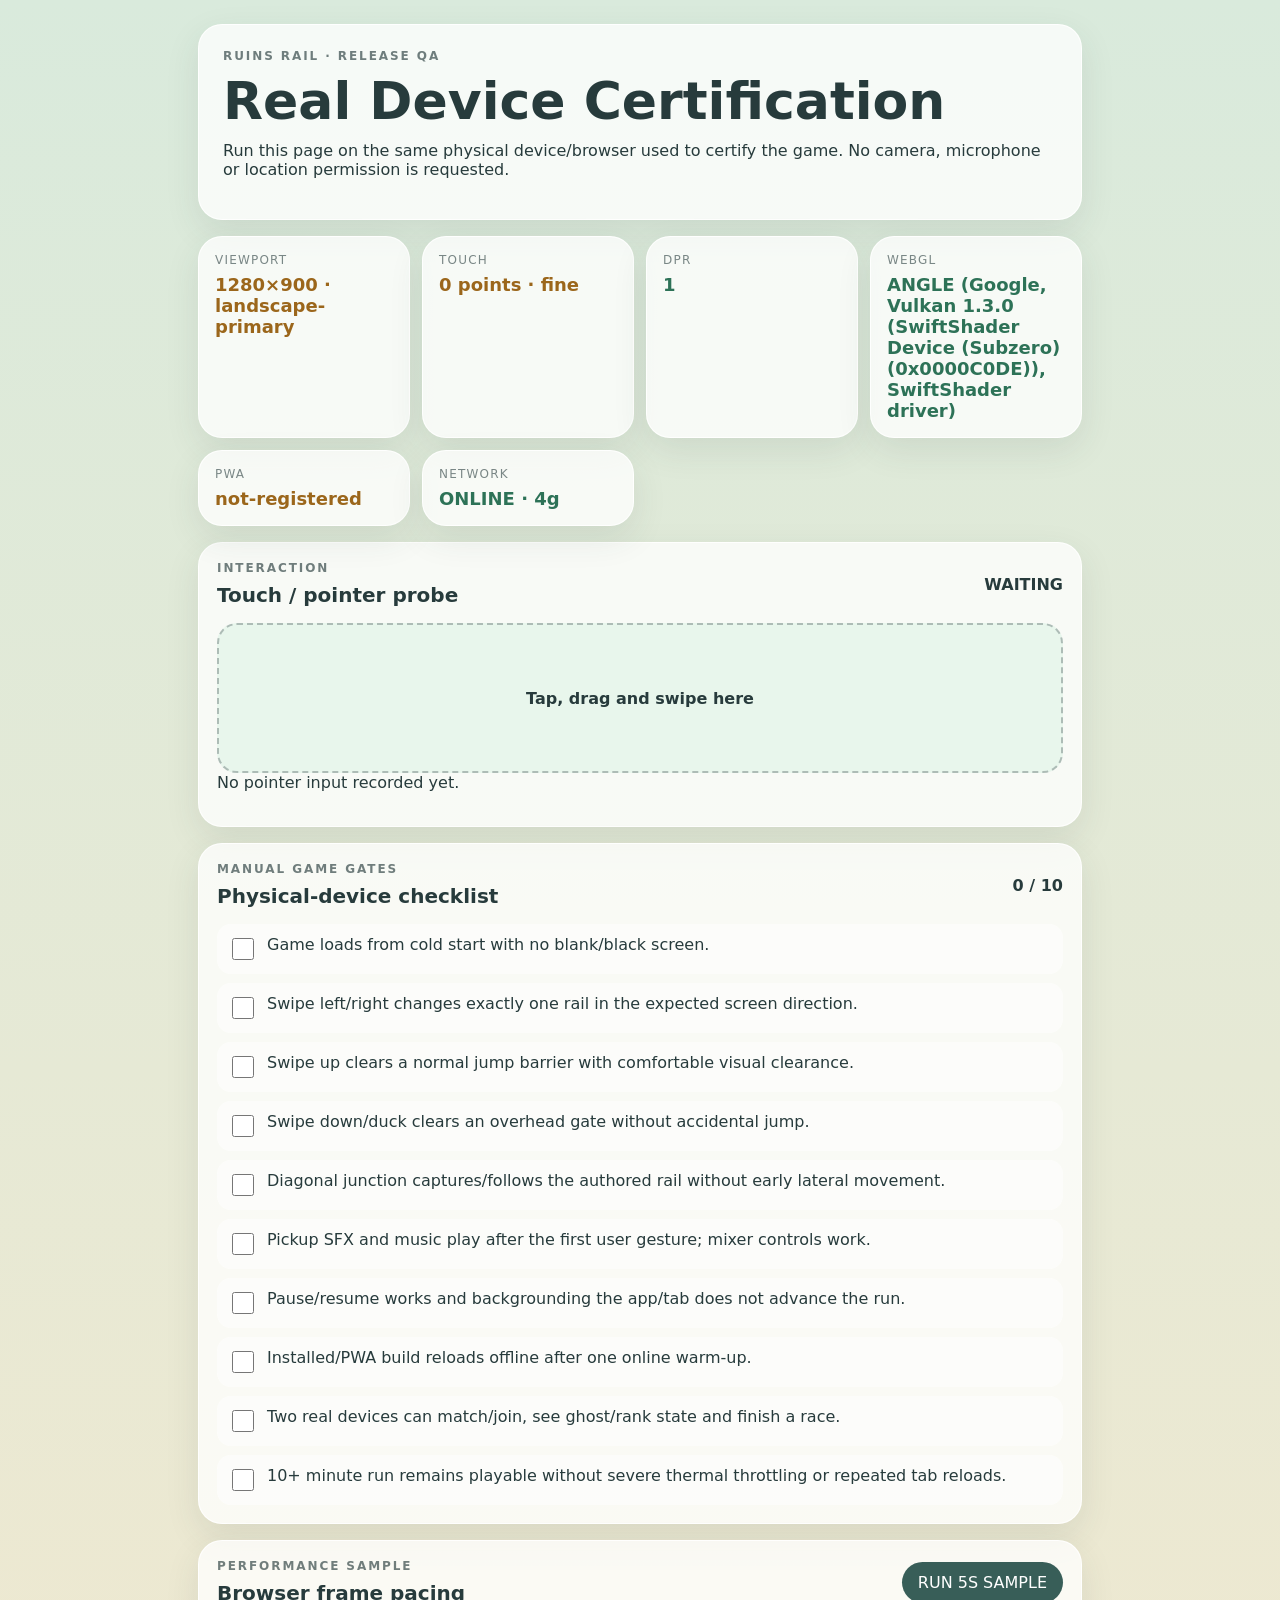
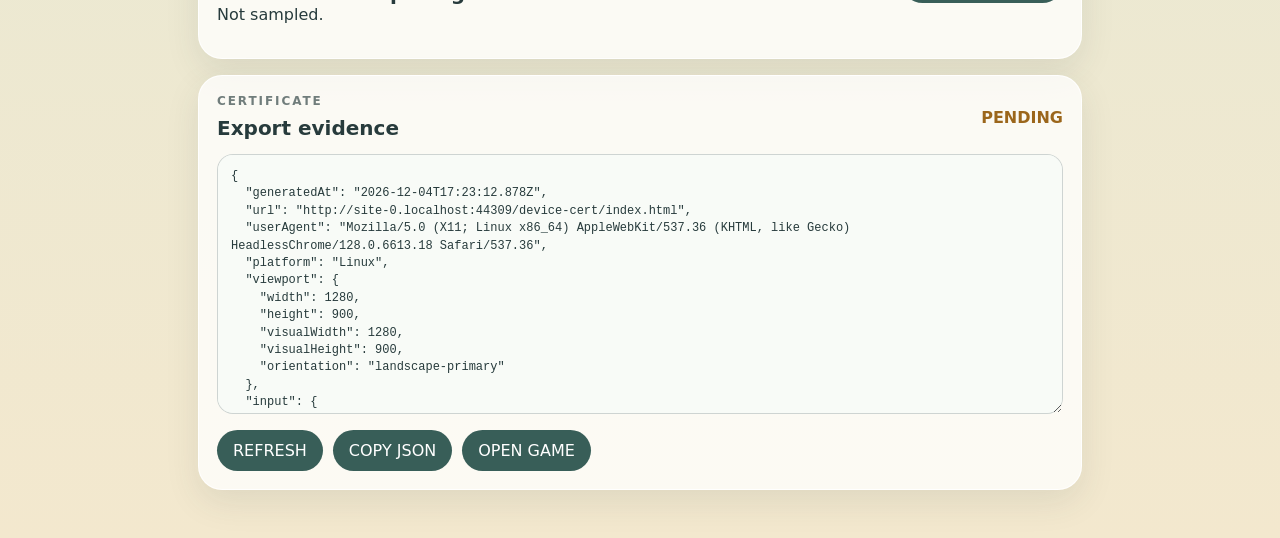
<file: device-cert/index.html>
<!doctype html>
<html lang="en">
<head>
  <meta charset="UTF-8" />
  <meta name="viewport" content="width=device-width,initial-scale=1,viewport-fit=cover" />
  <meta name="theme-color" content="#c7dfcf" />
  <title>RUINS RAIL · Device Certification</title>
  <link rel="stylesheet" href="./device-cert.css" />
</head>
<body>
  <main class="shell">
    <header>
      <p class="eyebrow">RUINS RAIL · RELEASE QA</p>
      <h1>Real Device Certification</h1>
      <p>Run this page on the same physical device/browser used to certify the game. No camera, microphone or location permission is requested.</p>
    </header>
    <section class="cards" id="autoChecks"></section>
    <section class="panel">
      <div class="heading"><div><p class="eyebrow">INTERACTION</p><h2>Touch / pointer probe</h2></div><b id="touchState">WAITING</b></div>
      <div id="touchPad" class="touch-pad" tabindex="0">Tap, drag and swipe here</div>
      <p id="touchDetail">No pointer input recorded yet.</p>
    </section>
    <section class="panel">
      <div class="heading"><div><p class="eyebrow">MANUAL GAME GATES</p><h2>Physical-device checklist</h2></div><b id="manualScore">0 / 10</b></div>
      <div id="manualChecks" class="checklist"></div>
    </section>
    <section class="panel">
      <div class="heading"><div><p class="eyebrow">PERFORMANCE SAMPLE</p><h2>Browser frame pacing</h2></div><button id="benchmarkBtn">RUN 5S SAMPLE</button></div>
      <p id="benchmarkState">Not sampled.</p>
    </section>
    <section class="panel">
      <div class="heading"><div><p class="eyebrow">CERTIFICATE</p><h2>Export evidence</h2></div><b id="overallState">PENDING</b></div>
      <textarea id="resultJson" readonly spellcheck="false"></textarea>
      <div class="actions">
        <button id="refreshBtn">REFRESH</button>
        <button id="copyBtn">COPY JSON</button>
        <a class="button" href="../" target="_blank" rel="noopener">OPEN GAME</a>
      </div>
    </section>
  </main>
  <script type="module" src="./device-cert.js"></script>
</body>
</html>
</file>
<file: device-cert/device-cert.css>
:root { font-family: Inter, ui-sans-serif, system-ui, sans-serif; color: #273b3c; background: #dcecdf; }
* { box-sizing: border-box; }
body { margin: 0; min-height: 100vh; background: linear-gradient(180deg,#d9eadc,#f3e8ce); }
.shell { width: min(920px,100%); margin: 0 auto; padding: max(24px,env(safe-area-inset-top)) 18px max(32px,env(safe-area-inset-bottom)); }
header,.panel,.card { background: rgba(255,255,255,.76); border: 1px solid rgba(255,255,255,.9); box-shadow: 0 12px 34px rgba(45,70,65,.10); border-radius: 24px; }
header { padding: 24px; margin-bottom: 16px; }
h1,h2,p { margin-top: 0; } h1 { font-size: clamp(28px,7vw,52px); margin-bottom: 10px; } h2 { margin-bottom: 0; font-size: 20px; }
.eyebrow { letter-spacing: .16em; font-weight: 800; font-size: 12px; opacity: .65; margin-bottom: 8px; }
.cards { display:grid; grid-template-columns:repeat(auto-fit,minmax(190px,1fr)); gap:12px; margin-bottom:16px; }
.card { padding:16px; } .card span { display:block; font-size:12px; letter-spacing:.1em; opacity:.6; } .card b { display:block; margin-top:7px; font-size:18px; word-break:break-word; }
.pass { color:#2d7257; } .warn { color:#9b661b; } .fail { color:#a33c3c; }
.panel { padding:18px; margin:16px 0; } .heading { display:flex; gap:12px; justify-content:space-between; align-items:center; }
.touch-pad { margin-top:16px; min-height:150px; border:2px dashed rgba(39,59,60,.3); border-radius:20px; display:grid; place-items:center; text-align:center; padding:20px; touch-action:none; user-select:none; background:rgba(225,244,233,.7); font-weight:700; }
.checklist { display:grid; gap:9px; margin-top:16px; } .check-row { display:flex; gap:10px; align-items:flex-start; padding:11px; border-radius:14px; background:rgba(255,255,255,.58); }
.check-row input { width:22px; height:22px; flex:0 0 auto; }
button,.button { border:0; border-radius:999px; padding:11px 16px; background:#385e58; color:white; font-weight:800; text-decoration:none; cursor:pointer; font:inherit; }
.actions { display:flex; flex-wrap:wrap; gap:10px; margin-top:12px; }
textarea { width:100%; min-height:260px; resize:vertical; border:1px solid rgba(39,59,60,.2); border-radius:16px; padding:13px; margin-top:14px; background:#f8fbf7; font:12px/1.45 ui-monospace,Consolas,monospace; color:#273b3c; }
@media (max-width:560px) { .heading { align-items:flex-start; flex-direction:column; } .panel,header { border-radius:18px; } }
</file>
